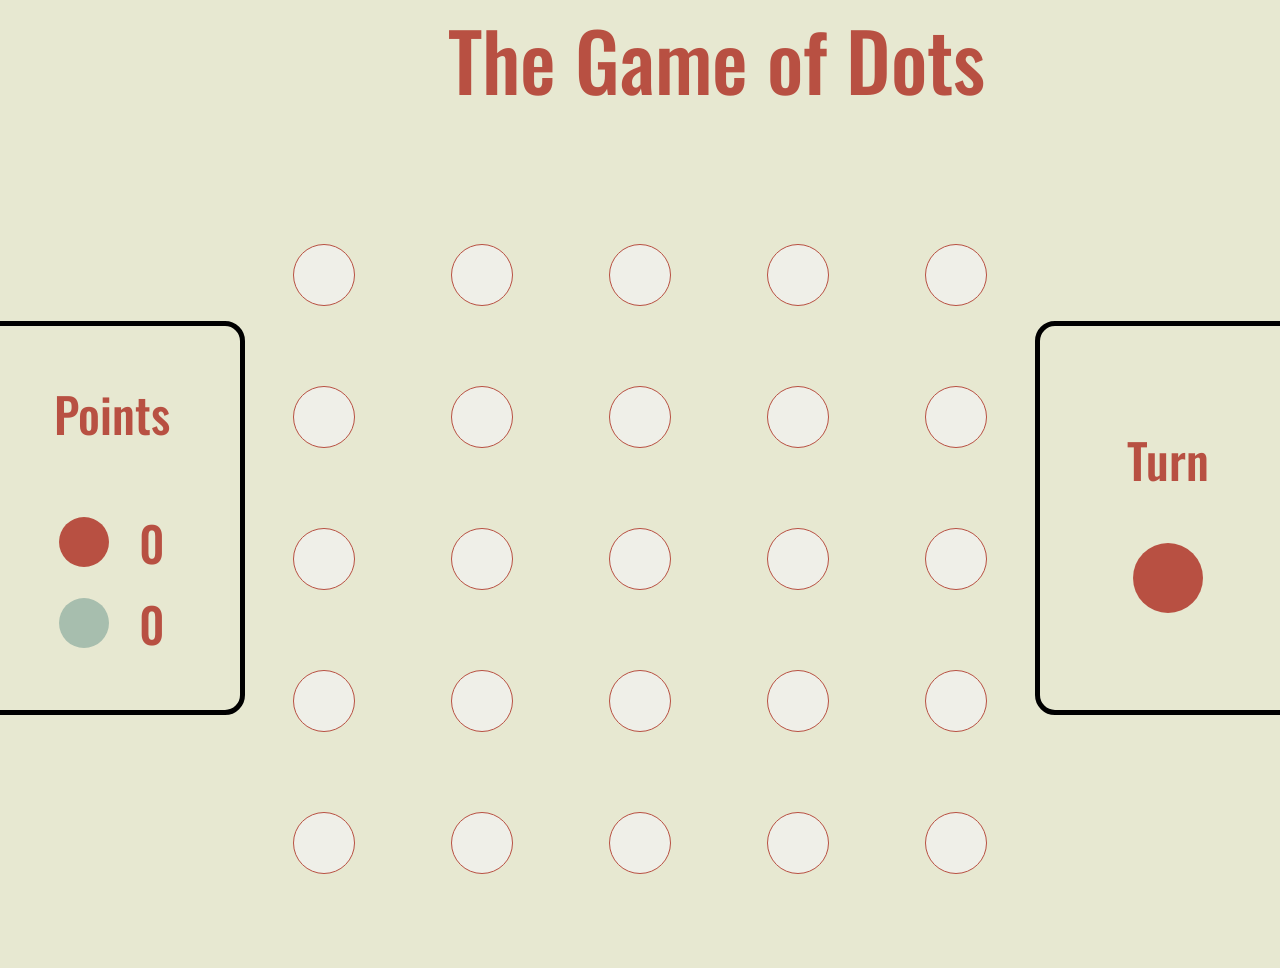
<file: connect-dots/index.html>
<!DOCTYPE html>
<html lang="en">
<head>
    <meta charset="UTF-8">
    <meta name="viewport" content="width=device-width, initial-scale=1.0">
    <link rel="stylesheet" href="style.css">
    <title>Document</title>
</head>
<body onload="setup()">
    <h1 class="announce">The Game of Dots</h1>
    <section class="sup-container">
        <div id="turn" class="msg">
            <h2>Points</h2>
            <div class="cover"><div id="pR"></div><p id="rPoints">0</p></div>
            <div class="cover"><div id="pG"></div><p id="gPoints">0</p></div>
        </div>
        <section class="container"  id="wrap"></section>
        <div class="msg">
            <h2 id="results">Turn</h2>
            <div id="current"></div>
        </div>
    </section>    
</body>
<script src="brain.js"></script>
</html>
</file>
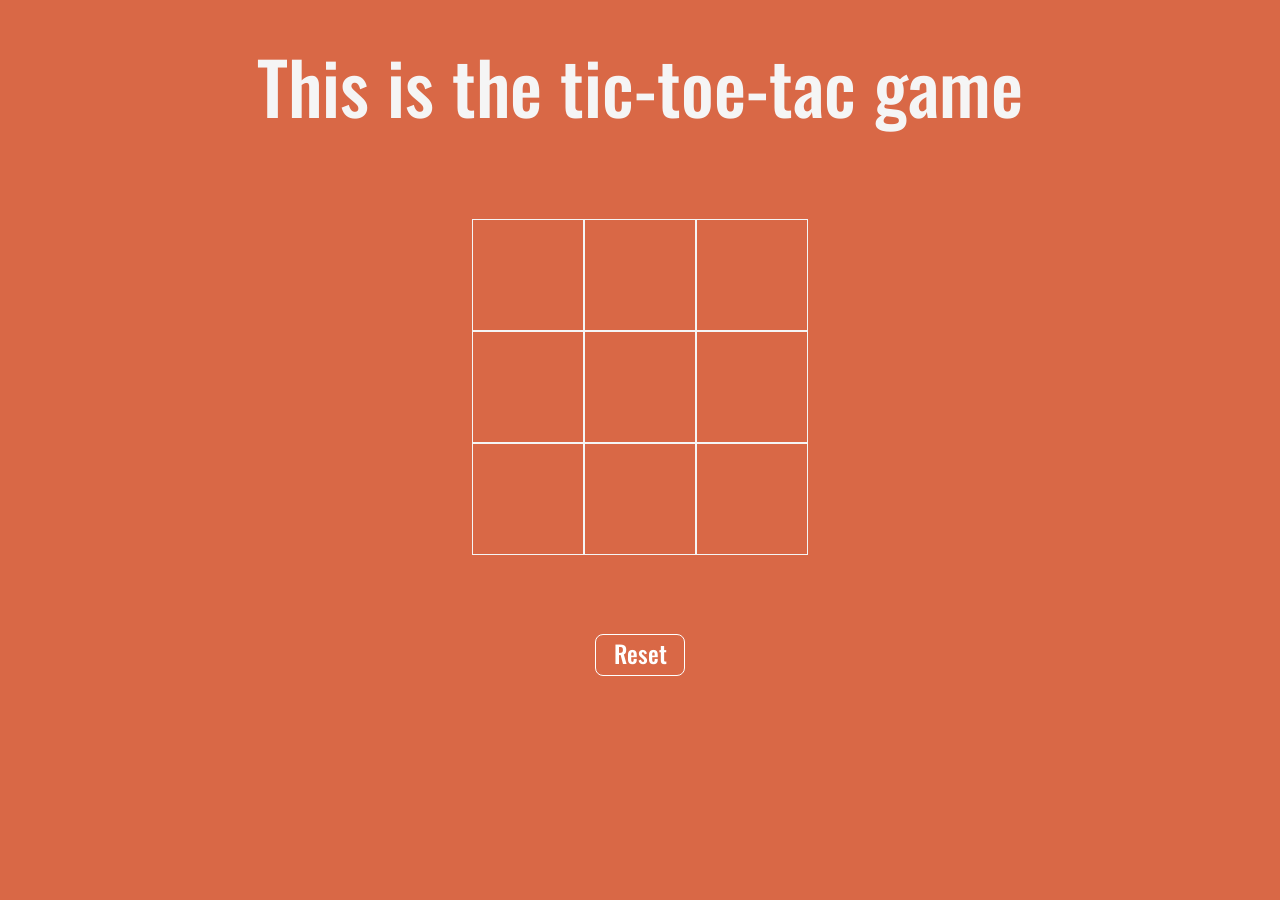
<file: tic-tac-toe/index.html>
<!DOCTYPE html>
<html lang="en">
<head>
    <meta charset="UTF-8">
    <meta name="viewport" content="width=device-width, initial-scale=1.0">
    <link rel="stylesheet" href="style.css">
    <title>Document</title>
</head>
<body>
    <h1 id="title"> This is the tic-toe-tac game</h1>
    <section class="container">
        <table>
        <tr>
            <td onclick="testclick(1)"id="1"></td>
            <td onclick="testclick(2)"id="2"></td>
            <td onclick="testclick(3)"id="3"></td>
        </tr>
        <tr>
            <td onclick="testclick(4)"id="4"></td>
            <td onclick="testclick(5)"id="5"></td>
            <td onclick="testclick(6)"id="6"></td>
        </tr>
        <tr>
            <td onclick="testclick(7)"id="7"></td>
            <td onclick="testclick(8)"id="8"></td>
            <td onclick="testclick(9)"id="9"></td>
        </tr>
    </table>
    </section>
    <section class="msg">
        <div onclick="reset()">Reset</div>
        <h1 id="anounce"></h1>
    </section>
</body>
<script src="brain.js"></script>
</html>
</file>
<file: connect-dots/style.css>
@import url('https://fonts.googleapis.com/css2?family=Oswald:wght@200..700&display=swap');
h2{
    font-family: "Oswald",sans-serif;
    font-weight: 500;
    font-size:3rem;
    margin-bottom: 3rem;;
}
body
{
    background-color: #E7E8D1;
    color:#B85042;
}
p
{
    font-family: "Oswald",sans-serif;
    font-weight: 500;
    font-size:3rem;
    
}
*
{
    margin:0;
    padding:0;
}
.sup-container
{
    position: relative;
    margin-top: -50px;
    display: flex;
    justify-content: center;
    align-items: center;
    min-height: 100vh;
    min-width: 100vw;
    overflow-x: hidden;
}
.msg
{
    display: flex;
    flex-direction: column;
    justify-content: center;
    align-items: center;
    min-width: 20vw;
    position: relative;
    border:5px solid black;
   height:30vw;
   border-radius:20px;
   

}
.cover
{
    display: flex;
    justify-content: center;
    align-items: center;
    margin-top:10px;
    
}


#pR
{
    height:50px;
    width: 50px;
    background-color: #B85042;
    border-radius: 60px;
    margin-right:30px;
    

}
#pG
{
    height:50px;
    width: 50px;
    background-color: #A7BEAE;
    border-radius: 60px;
    margin-right:30px;
    

}
#current
{
    height: 70px;
    width:70px;
    border-radius:60px;
    background-color: #B85042;
}
.container
{
    display: flex;
    align-items: center;
    justify-content: center;
    flex-direction: column;
    margin-top: 0.1rem;
}
.announce
{
    font-family: "Oswald",sans-serif;
    font-weight: 500;
    font-size:5em;
    margin-left:35%;
    padding:0;
}
#buttonC
{
    display:flex;
    margin-top:5rem;

}
.button
{
    background-color: #EFEFE8FF;
    border-radius: 60px;
    height:60px;
    width:60px;
    margin-left:3rem;
    margin-right:3rem;
    border:1px solid #B85042;
}
.button:hover
{
    background-color: var(--div-bg-color);
    transition: 0.2s ease;
}
</file>
<file: tic-tac-toe/style.css>
@import url('https://fonts.googleapis.com/css2?family=Oswald:wght@200..700&display=swap');
*
{
    margin:0;
    padding:0;
}
body{
    background-color:#D96846;
    text-align: center;
}
.container
{
    display: flex;
    justify-content: center;
    align-items: center;
    /* margin-left:40rem;
   margin-top:20rem; */
    min-height:55vh;
}
table{
    border-spacing: 0;
}
   
td
{
    border:1.5px solid whitesmoke;
    height:110px;
    width:110px;
    color:white;
    position:relative;
    margin-left:0;
    padding:0;
    text-align: center;
    font-size:2.5em;
    font-family: "Oswald",sans-serif;
    font-weight: 500;
   
}
.msg
{
    
    position:relative;
    margin-top:10;
    display: flex;
    align-items: center;
    justify-content: center;
    flex-direction: column;
}
#title,#anounce
{
    font-size:4.5em;
    font-family: "Oswald",sans-serif;
    font-weight: 500;
    color: whitesmoke;
    margin-top:2rem;
}
div
{
    height:2.5rem;
    width:5.5rem;
    border:1.5px solid white;
    border-radius:0.5rem;
    font-size:1.5em;
    font-family: "Oswald",sans-serif;
    font-weight: 500;
    text-align: center;
    color:white;
}
div:hover
{
    background-color:white;
    color:#D96846;
    transition: 0.2s ease;
}
td:hover{
    background-color: white;
    color:#D96846;
    transition: 0.1s ease;
}
</file>
